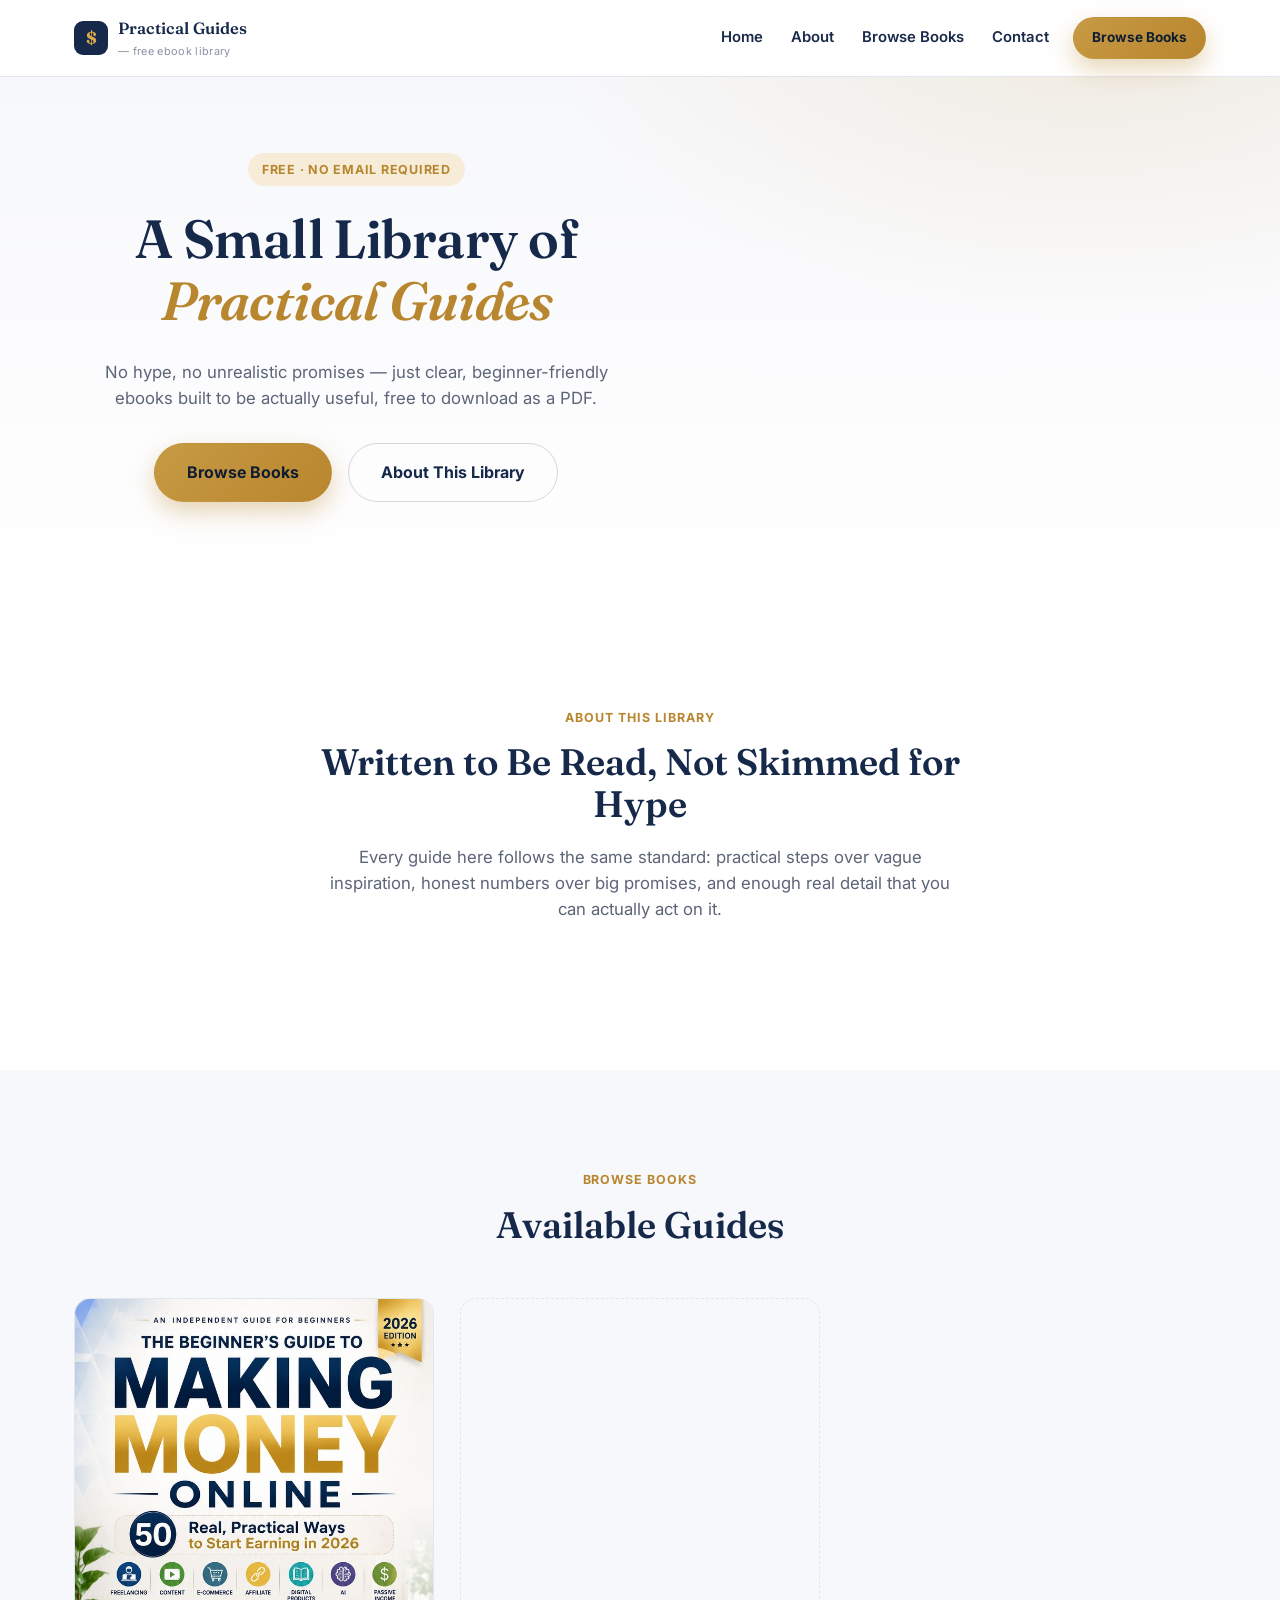
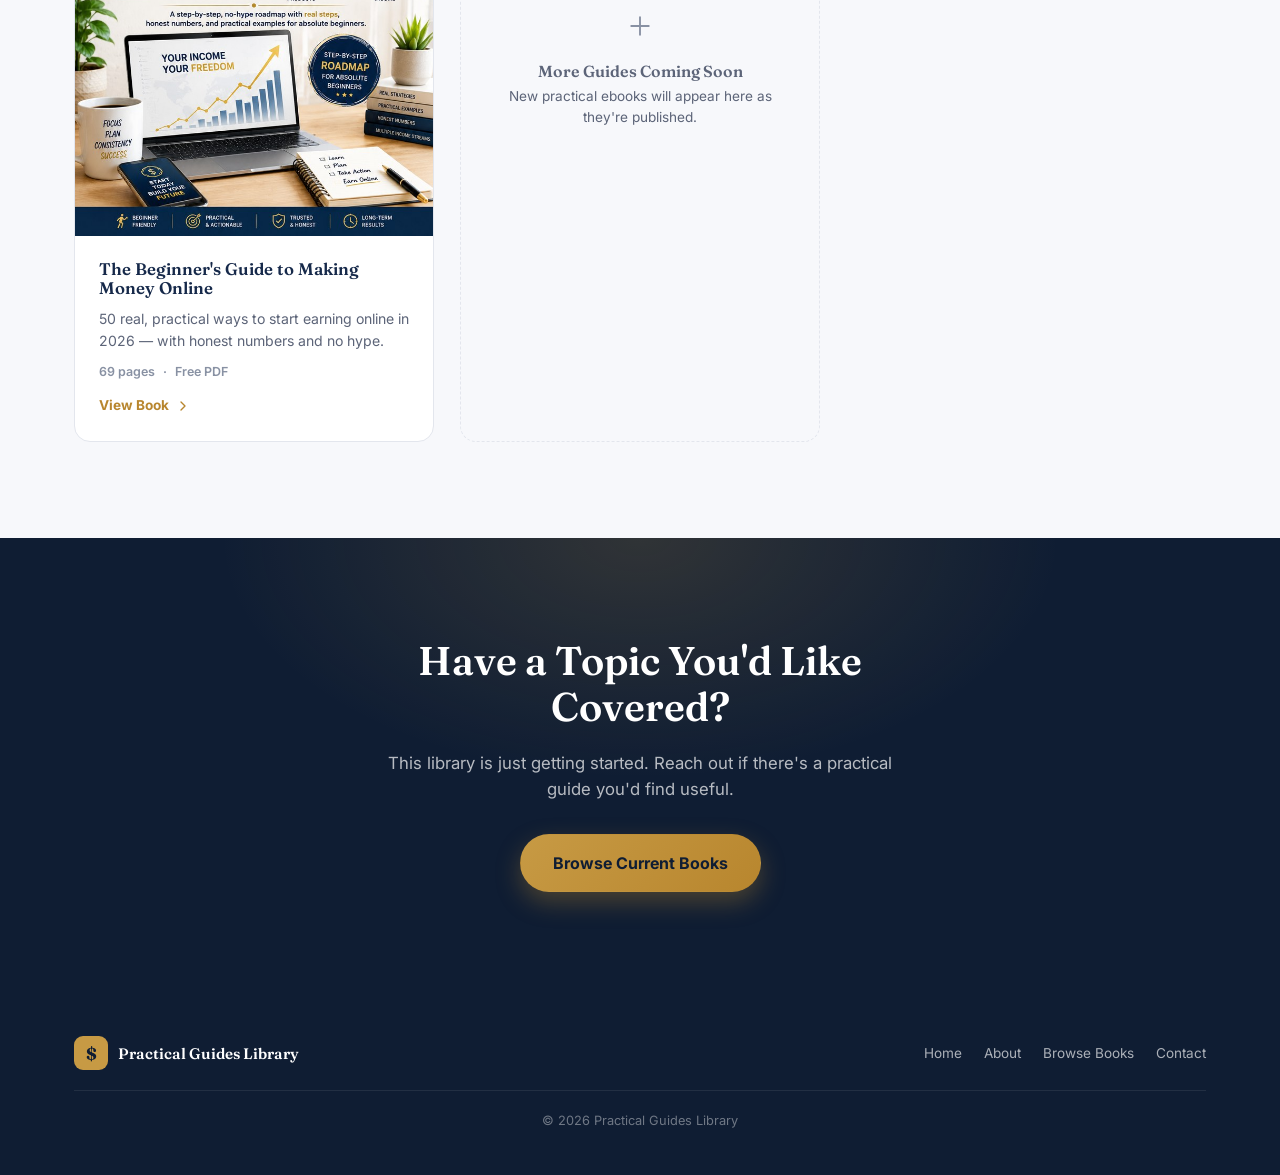
<file: index.html>
<!DOCTYPE html>
<html lang="en">
<head>
<meta charset="UTF-8">
<meta name="viewport" content="width=device-width, initial-scale=1.0">
  <!-- Google tag (gtag.js) -->
<script async src="https://www.googletagmanager.com/gtag/js?id=G-0YDCVF5PMB"></script>
<script>
  window.dataLayer = window.dataLayer || [];
  function gtag(){dataLayer.push(arguments);}
  gtag('js', new Date());

  gtag('config', 'G-0YDCVF5PMB');
</script>

<!-- ================= SEO ================= -->
<title>Practical Guides Library | Free, No-Hype Ebooks</title>
<meta name="description" content="A growing library of practical, beginner-friendly ebooks — starting with The Beginner's Guide to Making Money Online, 50 real ways to start earning in 2026.">
<link rel="canonical" href="https://example.com/">

<!-- Open Graph -->
<meta property="og:type" content="website">
<meta property="og:title" content="Practical Guides Library | Free, No-Hype Ebooks">
<meta property="og:description" content="A growing library of practical, beginner-friendly ebooks. Free PDF downloads, no email required.">
<meta property="og:url" content="https://example.com/">
<meta property="og:site_name" content="Practical Guides Library">

<!-- Twitter / X -->
<meta name="twitter:card" content="summary_large_image">
<meta name="twitter:title" content="Practical Guides Library | Free, No-Hype Ebooks">
<meta name="twitter:description" content="A growing library of practical, beginner-friendly ebooks — free PDF downloads.">

<link rel="icon" href="data:image/svg+xml,<svg xmlns=%22http://www.w3.org/2000/svg%22 viewBox=%220 0 100 100%22><rect width=%22100%22 height=%22100%22 rx=%2222%22 fill=%22%231B2A4A%22/><text x=%2250%22 y=%2266%22 font-size=%2258%22 fill=%22%23C79A44%22 text-anchor=%22middle%22 font-family=%22Georgia,serif%22>$</text></svg>">

<link rel="preconnect" href="https://fonts.googleapis.com">
<link rel="preconnect" href="https://fonts.gstatic.com" crossorigin>
<link href="https://fonts.googleapis.com/css2?family=Fraunces:opsz,wght@9..144,400;9..144,500;9..144,600;9..144,700&family=Inter:wght@400;500;600;700;800&display=swap" rel="stylesheet">

<link rel="stylesheet" href="css/styles.css">
</head>
<body>

<a class="skip-link" href="#main">Skip to content</a>

<!-- ================= HEADER ================= -->
<header class="site-header" id="top">
  <div class="wrap header-inner">
    <a href="index.html" class="brand">
      <span class="brand-mark" aria-hidden="true">$</span>
      <span class="brand-text">Practical Guides<em>— free ebook library</em></span>
    </a>

    <nav class="main-nav" id="main-nav" aria-label="Primary">
      <a href="#top">Home</a>
      <a href="#about">About</a>
      <a href="#library">Browse Books</a>
      <a href="#contact">Contact</a>
    </nav>

    <a class="btn btn-small btn-primary header-cta" href="#library">Browse Books</a>

    <button class="nav-toggle" id="navToggle" aria-expanded="false" aria-controls="main-nav" aria-label="Toggle navigation menu">
      <span></span><span></span><span></span>
    </button>
  </div>
</header>

<main id="main">

  <!-- ================= HERO ================= -->
  <section class="hero lib-hero">
    <div class="wrap hero-inner">
      <div class="hero-copy reveal" style="max-width:640px;">
        <span class="badge">Free · No Email Required</span>
        <h1 class="hero-title">A Small Library of <span>Practical Guides</span></h1>
        <p class="hero-desc" style="max-width:100%;">No hype, no unrealistic promises — just clear, beginner-friendly ebooks built to be actually useful, free to download as a PDF.</p>
        <div class="hero-actions">
          <a href="#library" class="btn btn-primary btn-large">Browse Books</a>
          <a href="#about" class="btn btn-ghost btn-large">About This Library</a>
        </div>
      </div>
    </div>
    <div class="hero-fade" aria-hidden="true"></div>
  </section>

  <!-- ================= ABOUT ================= -->
  <section class="section" id="about">
    <div class="wrap">
      <div class="section-head center reveal">
        <span class="eyebrow">About this library</span>
        <h2>Written to Be Read, Not Skimmed for Hype</h2>
        <p class="section-lede">Every guide here follows the same standard: practical steps over vague inspiration, honest numbers over big promises, and enough real detail that you can actually act on it.</p>
      </div>
    </div>
  </section>

  <!-- ================= BOOK LIBRARY ================= -->
  <section class="section section-tint" id="library">
    <div class="wrap">
      <div class="section-head center reveal">
        <span class="eyebrow">Browse books</span>
        <h2>Available Guides</h2>
      </div>

      <div class="book-grid">

        <a class="book-tile reveal" href="books/making-money-online/index.html">
          <div class="book-tile-cover book-tile-cover-img">
            <img src="books/making-money-online/assets/cover.jpg" alt="The Beginner's Guide to Making Money Online — book cover" width="680" height="1020">
          </div>
          <div class="book-tile-body">
            <h3>The Beginner's Guide to Making Money Online</h3>
            <p>50 real, practical ways to start earning online in 2026 — with honest numbers and no hype.</p>
            <div class="book-tile-meta">
              <span>69 pages</span><span>·</span><span>Free PDF</span>
            </div>
            <span class="book-tile-cta">View Book <svg width="16" height="16" viewBox="0 0 24 24" fill="none" stroke="currentColor" stroke-width="2" stroke-linecap="round" stroke-linejoin="round"><path d="m9 18 6-6-6-6"/></svg></span>
          </div>
        </a>

        <div class="book-tile book-tile-empty reveal">
          <div class="book-tile-empty-inner">
            <svg width="30" height="30" viewBox="0 0 24 24" fill="none" stroke="currentColor" stroke-width="1.5" stroke-linecap="round" stroke-linejoin="round"><path d="M12 5v14M5 12h14"/></svg>
            <h3>More Guides Coming Soon</h3>
            <p>New practical ebooks will appear here as they're published.</p>
          </div>
        </div>

      </div>
    </div>
  </section>

  <!-- ================= FINAL CTA ================= -->
  <section class="final-cta" id="contact">
    <div class="wrap final-cta-inner reveal">
      <h2>Have a Topic You'd Like Covered?</h2>
      <p>This library is just getting started. Reach out if there's a practical guide you'd find useful.</p>
      <a href="#library" class="btn btn-primary btn-large">Browse Current Books</a>
    </div>
  </section>

</main>

<!-- ================= FOOTER ================= -->
<footer class="site-footer">
  <div class="wrap footer-inner">
    <div class="footer-brand">
      <span class="brand-mark" aria-hidden="true">$</span>
      <span>Practical Guides Library</span>
    </div>

    <nav class="footer-nav" aria-label="Footer">
      <a href="#top">Home</a>
      <a href="#about">About</a>
      <a href="#library">Browse Books</a>
      <a href="#contact">Contact</a>
    </nav>

    <p class="footer-copy">© 2026 Practical Guides Library</p>
  </div>
</footer>

<script src="js/main.js"></script>
</body>
</html>
</file>
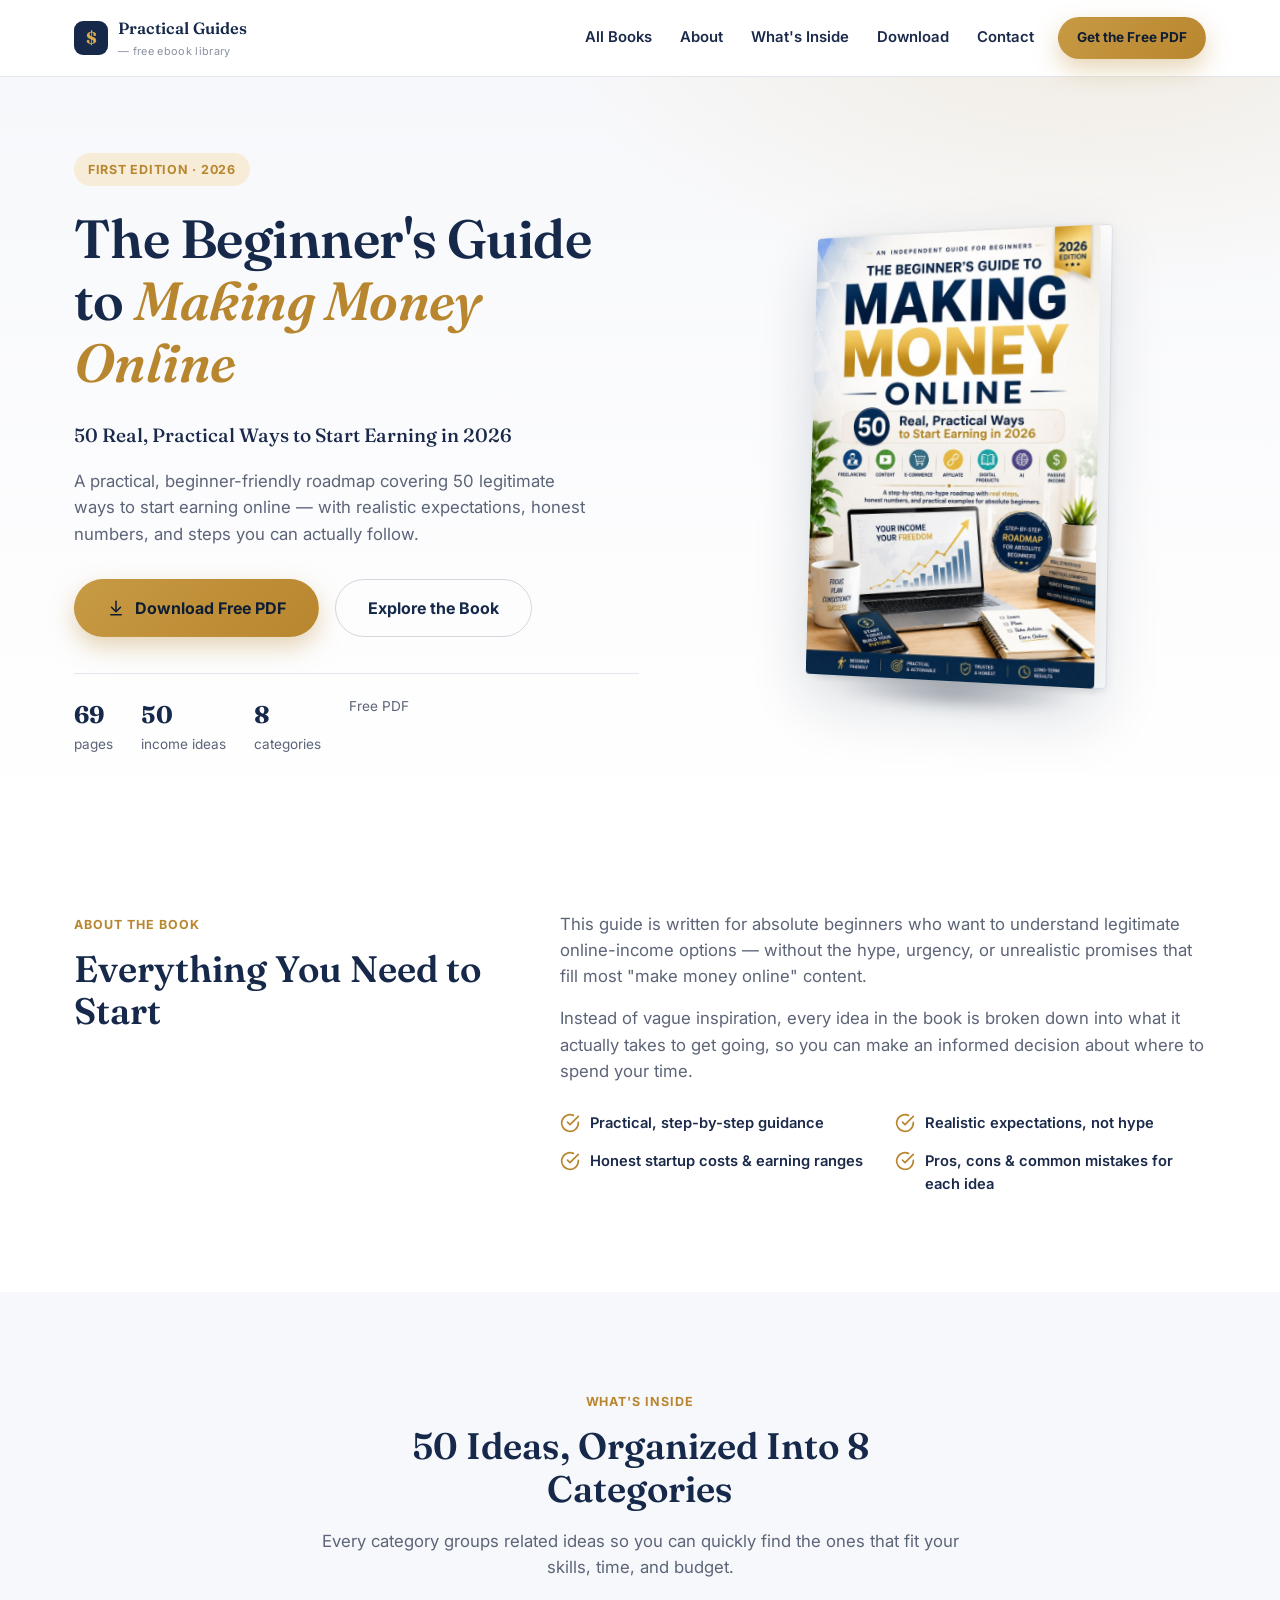
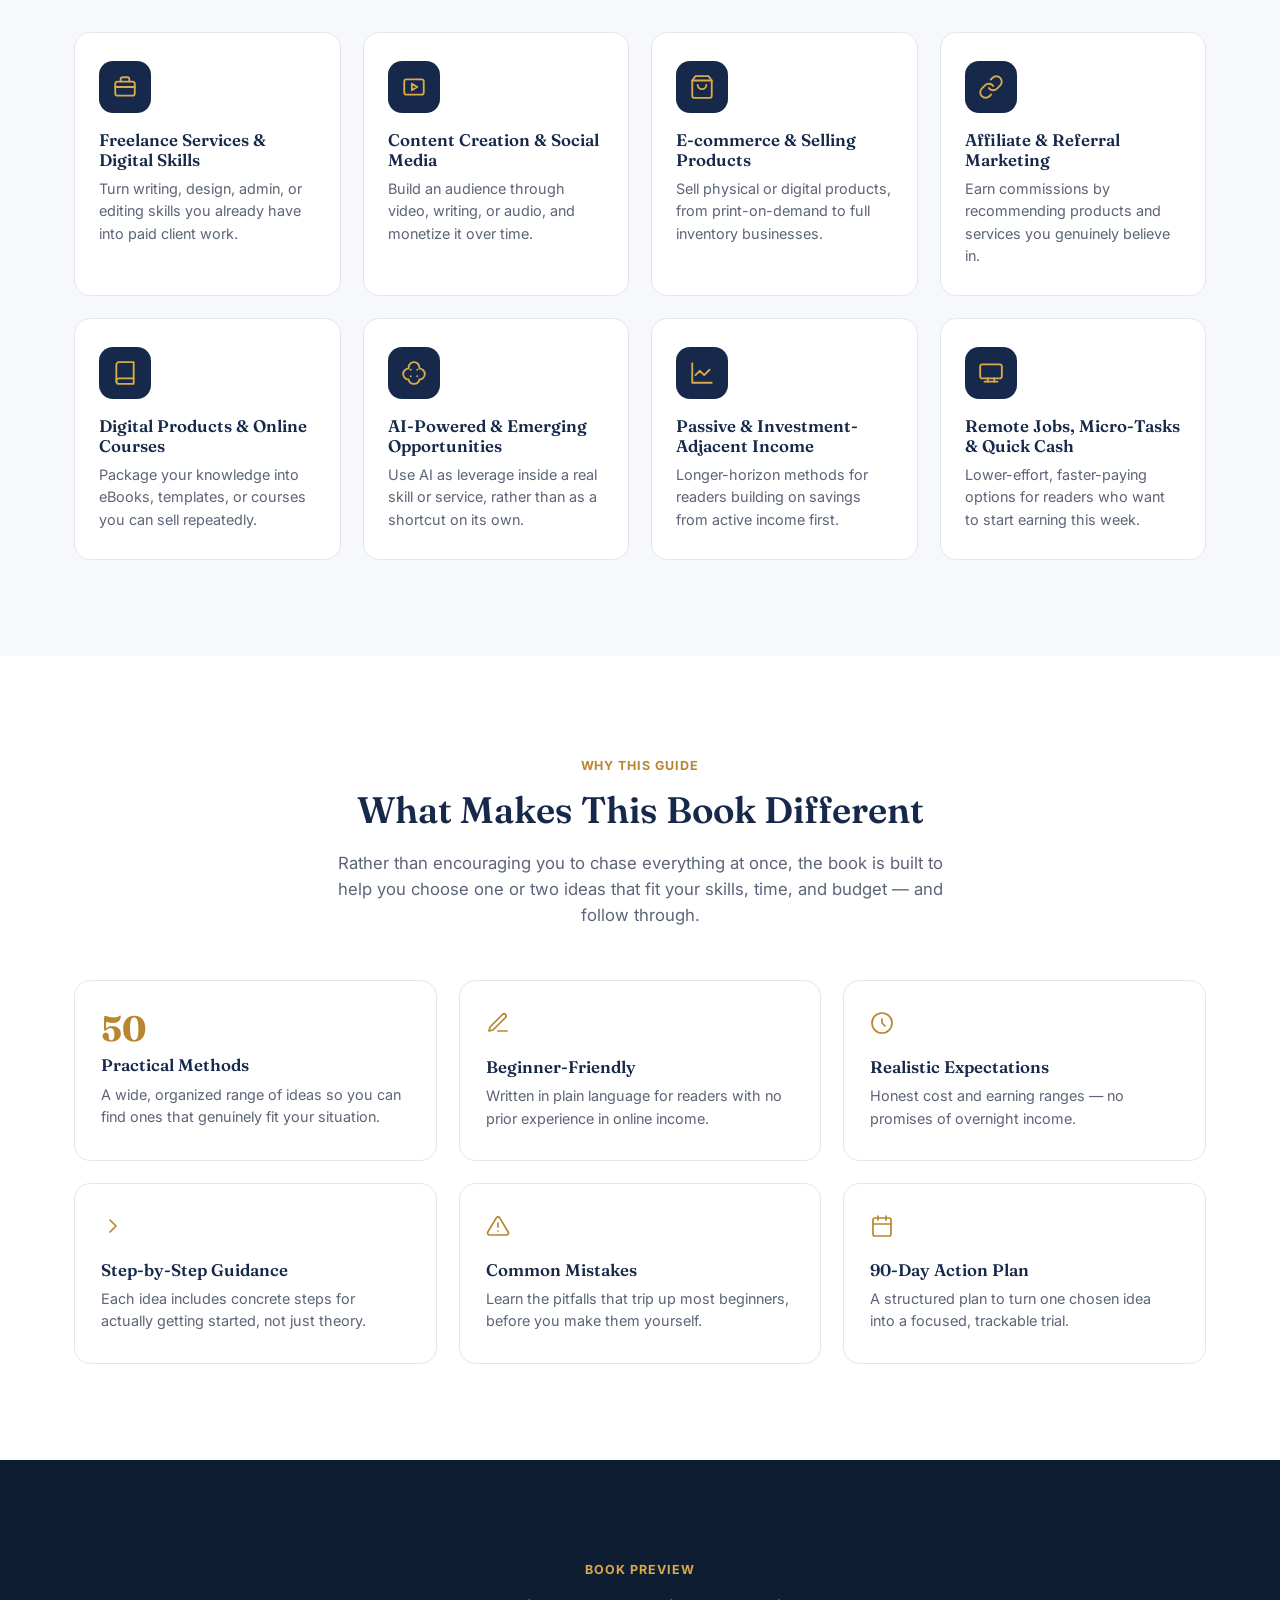
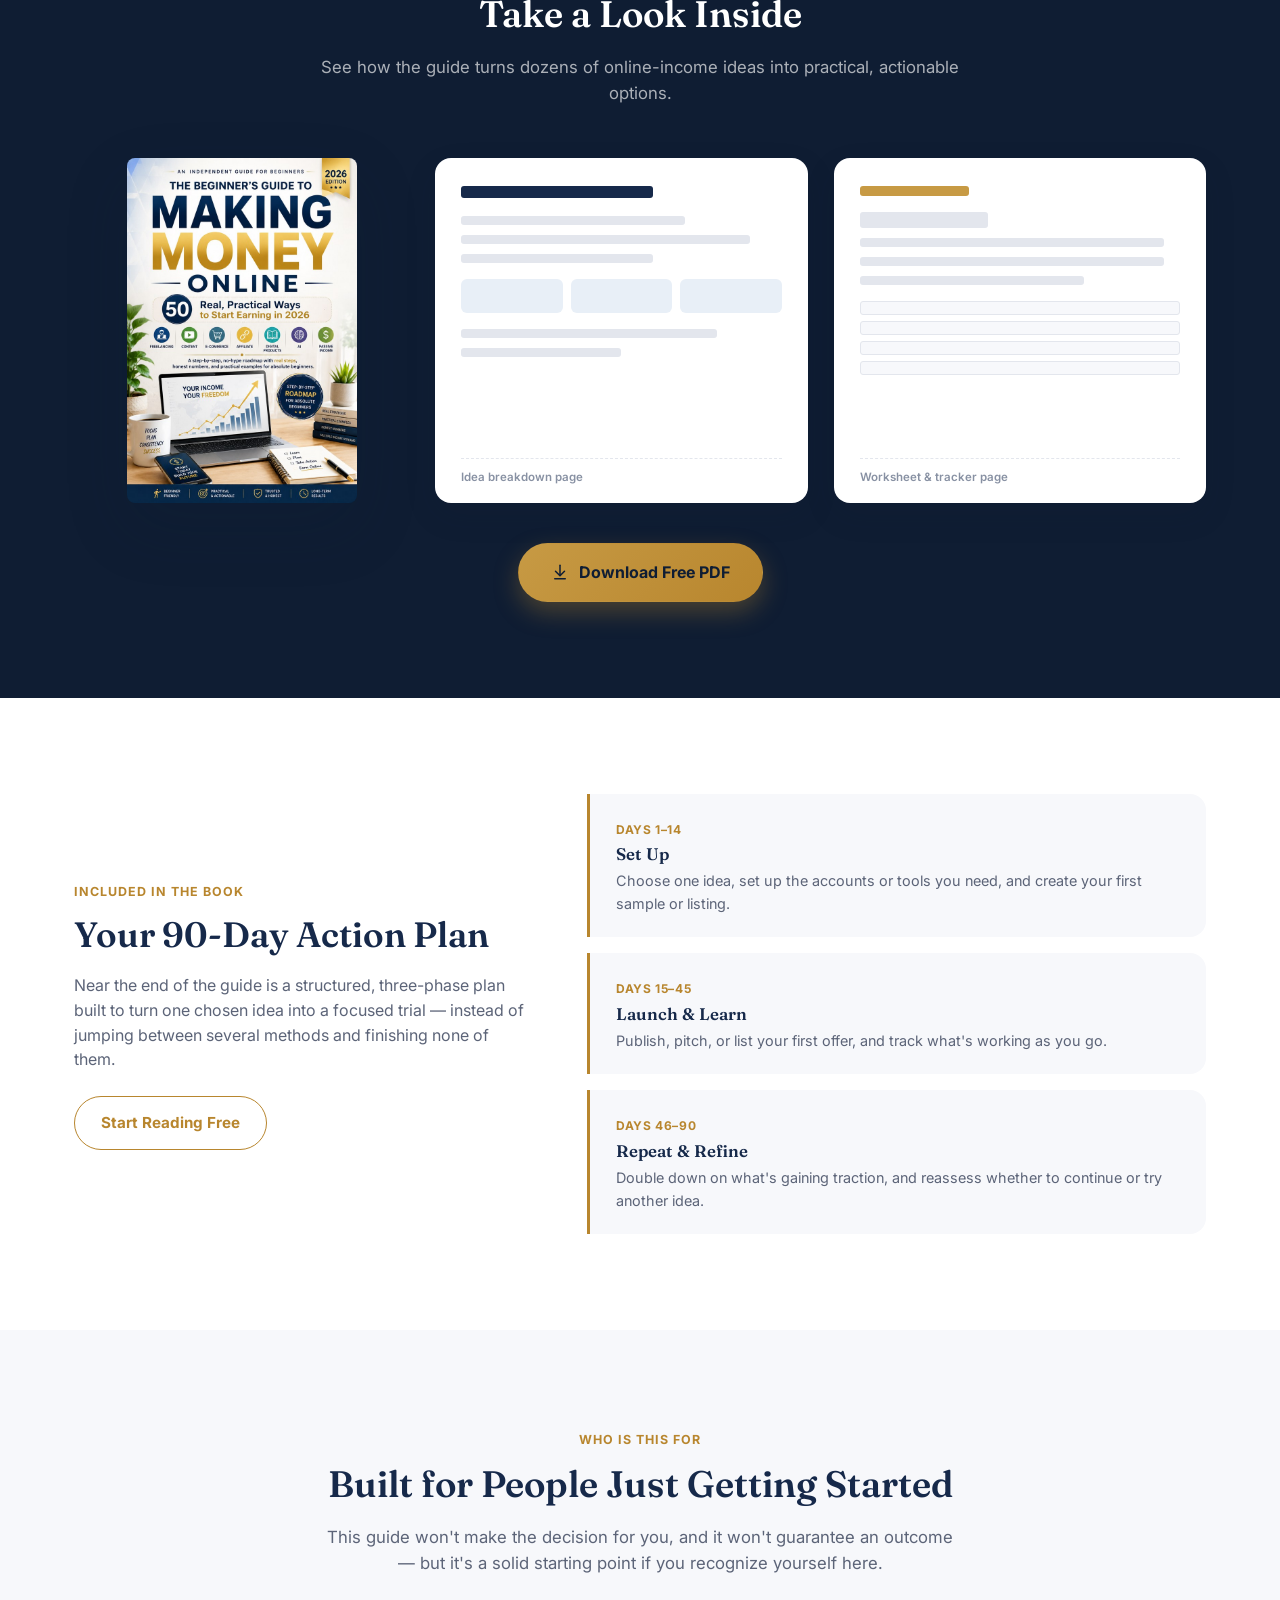
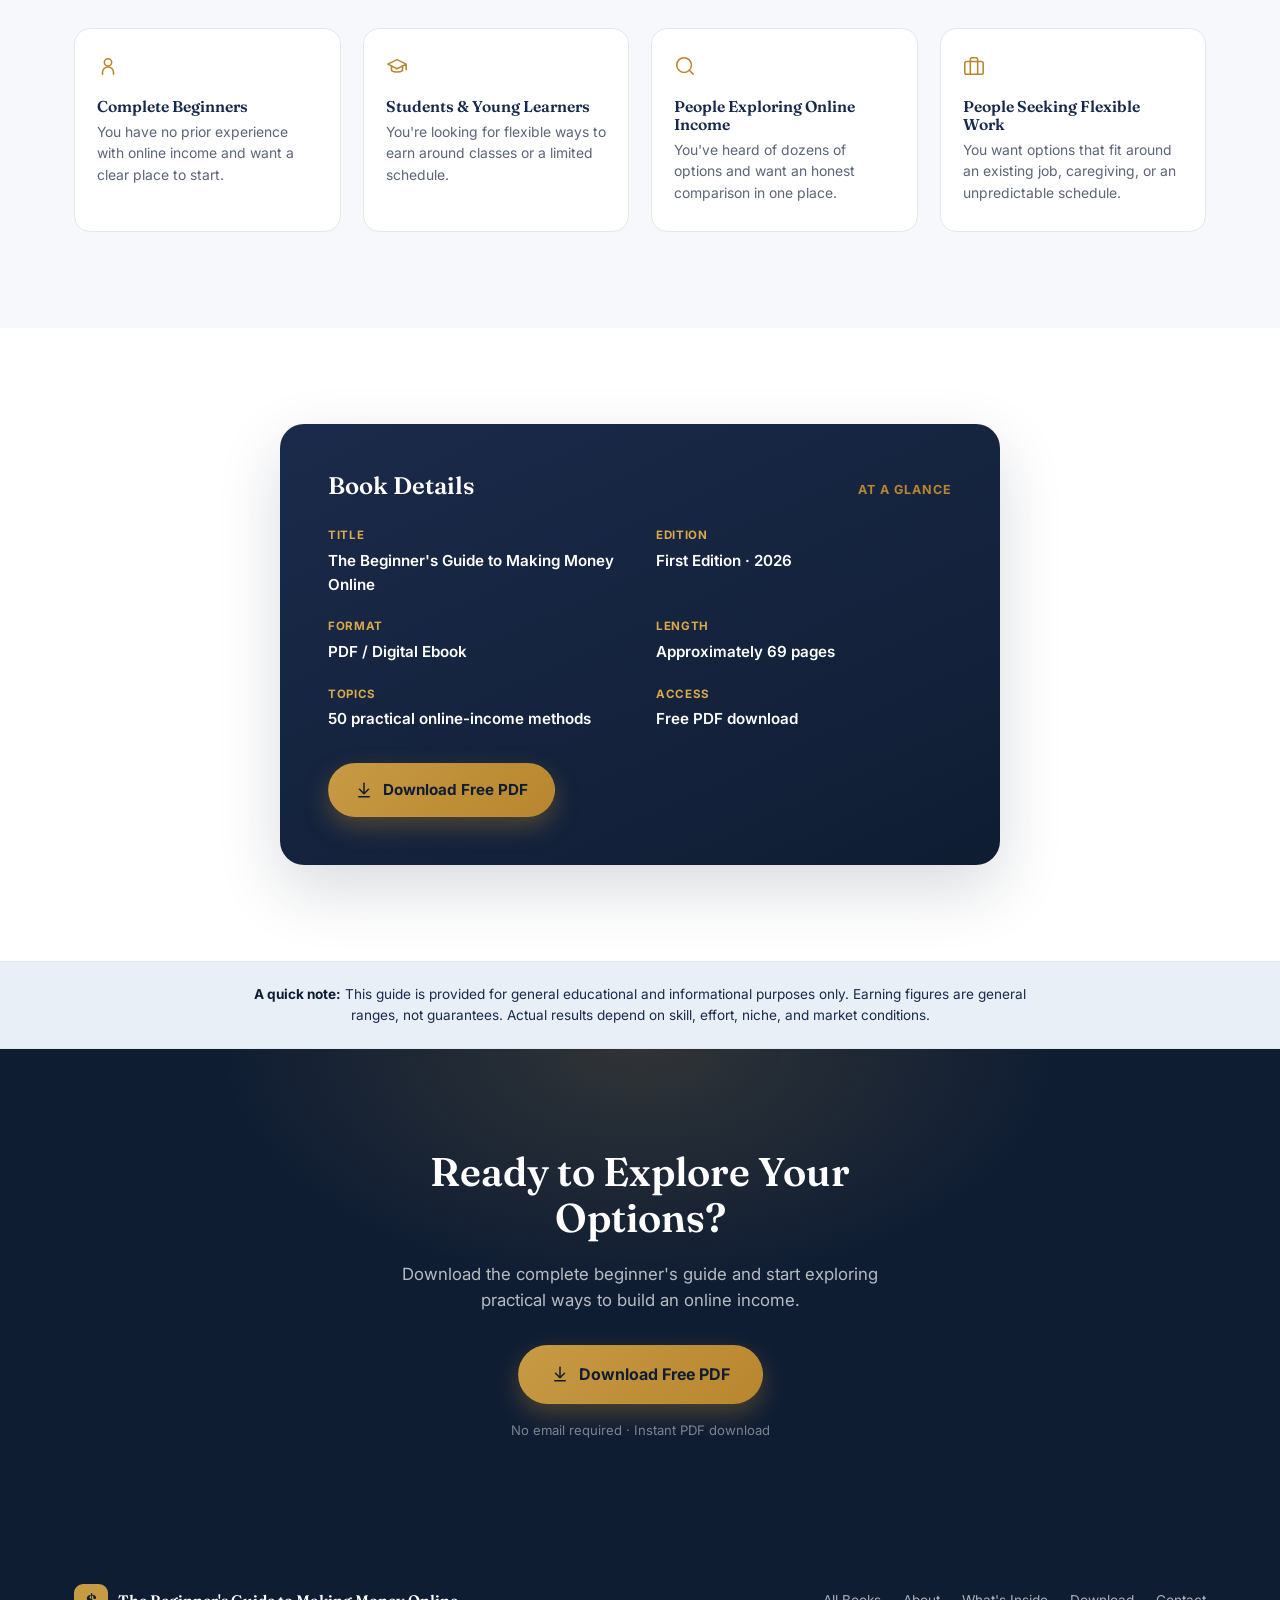
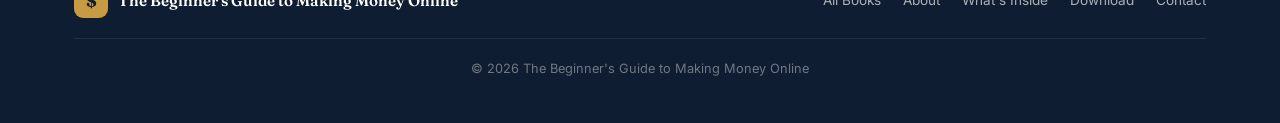
<file: books/making-money-online/index.html>
<!DOCTYPE html>
<html lang="en">
<head>
<meta charset="UTF-8">
<meta name="viewport" content="width=device-width, initial-scale=1.0">
<!-- Google tag (gtag.js) -->
<script async src="https://www.googletagmanager.com/gtag/js?id=G-0YDCVF5PMB"></script>
<script>
  window.dataLayer = window.dataLayer || [];
  function gtag(){dataLayer.push(arguments);}
  gtag('js', new Date());

  gtag('config', 'G-0YDCVF5PMB');
</script>
<!-- ================= SEO ================= -->
<title>The Beginner's Guide to Making Money Online | 50 Practical Ways</title>
<meta name="description" content="Discover 50 practical ways to start earning online in 2026. A beginner-friendly guide covering freelancing, content creation, e-commerce, digital products, AI opportunities and more.">
<link rel="canonical" href="https://example.com/books/making-money-online/">

<!-- Open Graph -->
<meta property="og:type" content="book">
<meta property="og:title" content="The Beginner's Guide to Making Money Online | 50 Practical Ways">
<meta property="og:description" content="A beginner-friendly, no-hype guide to 50 real ways to earn online in 2026 — free PDF download.">
<meta property="og:url" content="https://example.com/books/making-money-online/">
<meta property="og:image" content="https://example.com/books/making-money-online/assets/og-cover.jpg">
<meta property="og:site_name" content="Practical Guides Library">

<!-- Structured data: helps Google understand this page is a book -->
<script type="application/ld+json">
{
  "@context": "https://schema.org",
  "@type": "Book",
  "name": "The Beginner's Guide to Making Money Online",
  "alternateName": "50 Real, Practical Ways to Start Earning in 2026",
  "bookFormat": "https://schema.org/EBook",
  "inLanguage": "en",
  "numberOfPages": "69",
  "url": "https://example.com/books/making-money-online/",
  "workExample": {
    "@type": "Book",
    "bookEdition": "First Edition · 2026",
    "bookFormat": "https://schema.org/EBook"
  },
  "offers": {
    "@type": "Offer",
    "price": "0",
    "priceCurrency": "USD",
    "availability": "https://schema.org/InStock"
  }
}
</script>

<!-- Twitter / X -->
<meta name="twitter:card" content="summary_large_image">
<meta name="twitter:title" content="The Beginner's Guide to Making Money Online | 50 Practical Ways">
<meta name="twitter:description" content="50 real, practical ways to start earning online in 2026. Free PDF download — no hype, no guesswork.">
<meta name="twitter:image" content="https://example.com/assets/og-cover.jpg">

<link rel="icon" href="data:image/svg+xml,<svg xmlns=%22http://www.w3.org/2000/svg%22 viewBox=%220 0 100 100%22><rect width=%22100%22 height=%22100%22 rx=%2222%22 fill=%22%231B2A4A%22/><text x=%2250%22 y=%2266%22 font-size=%2258%22 fill=%22%23C79A44%22 text-anchor=%22middle%22 font-family=%22Georgia,serif%22>$</text></svg>">

<link rel="preconnect" href="https://fonts.googleapis.com">
<link rel="preconnect" href="https://fonts.gstatic.com" crossorigin>
<link href="https://fonts.googleapis.com/css2?family=Fraunces:opsz,wght@9..144,400;9..144,500;9..144,600;9..144,700&family=Inter:wght@400;500;600;700;800&display=swap" rel="stylesheet">

<link rel="stylesheet" href="../../css/styles.css">
</head>
<body>

<a class="skip-link" href="#main">Skip to content</a>

<!-- ================= HEADER ================= -->
<header class="site-header" id="top">
  <div class="wrap header-inner">
    <a href="../../index.html" class="brand">
      <span class="brand-mark" aria-hidden="true">$</span>
      <span class="brand-text">Practical Guides<em>— free ebook library</em></span>
    </a>

    <nav class="main-nav" id="main-nav" aria-label="Primary">
      <a href="../../index.html">All Books</a>
      <a href="#about">About</a>
      <a href="#inside">What's Inside</a>
      <a href="#download">Download</a>
      <a href="#contact">Contact</a>
    </nav>

    <a class="btn btn-small btn-primary header-cta" href="assets/ebook.pdf" download>Get the Free PDF</a>

    <button class="nav-toggle" id="navToggle" aria-expanded="false" aria-controls="main-nav" aria-label="Toggle navigation menu">
      <span></span><span></span><span></span>
    </button>
  </div>
</header>

<main id="main">

  <!-- ================= HERO ================= -->
  <section class="hero">
    <div class="wrap hero-inner">
      <div class="hero-copy reveal">
        <span class="badge">First Edition · 2026</span>
        <h1 class="hero-title">The Beginner's Guide to <span>Making Money Online</span></h1>
        <p class="hero-subtitle">50 Real, Practical Ways to Start Earning in 2026</p>
        <p class="hero-desc">A practical, beginner-friendly roadmap covering 50 legitimate ways to start earning online — with realistic expectations, honest numbers, and steps you can actually follow.</p>

        <div class="hero-actions">
          <a href="assets/ebook.pdf" download class="btn btn-primary btn-large" id="heroDownload">
            <svg class="icon-download" width="18" height="18" viewBox="0 0 24 24" fill="none" stroke="currentColor" stroke-width="2" stroke-linecap="round" stroke-linejoin="round"><path d="M12 3v13"/><path d="m6 11 6 6 6-6"/><path d="M5 21h14"/></svg>
            Download Free PDF
          </a>
          <a href="#inside" class="btn btn-ghost btn-large">Explore the Book</a>
        </div>

        <ul class="hero-meta" aria-label="Book facts">
          <li><strong>69</strong> pages</li>
          <li><strong>50</strong> income ideas</li>
          <li><strong>8</strong> categories</li>
          <li>Free PDF</li>
        </ul>
      </div>

      <div class="hero-visual reveal" aria-hidden="true">
        <div class="book-stage">
          <div class="book-shadow"></div>
          <div class="page-stack">
            <span></span><span></span><span></span>
          </div>
          <img class="book-cover-img" src="assets/cover.jpg" alt="The Beginner's Guide to Making Money Online — book cover" width="680" height="1020">
        </div>
      </div>
    </div>
    <div class="hero-fade" aria-hidden="true"></div>
  </section>

  <!-- ================= ABOUT ================= -->
  <section class="section" id="about">
    <div class="wrap about-grid">
      <div class="section-head reveal">
        <span class="eyebrow">About the book</span>
        <h2>Everything You Need to Start</h2>
      </div>
      <div class="about-body reveal">
        <p>This guide is written for absolute beginners who want to understand legitimate online-income options — without the hype, urgency, or unrealistic promises that fill most "make money online" content.</p>
        <p>Instead of vague inspiration, every idea in the book is broken down into what it actually takes to get going, so you can make an informed decision about where to spend your time.</p>
        <div class="about-points">
          <div class="about-point">
            <svg width="20" height="20" viewBox="0 0 24 24" fill="none" stroke="currentColor" stroke-width="2" stroke-linecap="round" stroke-linejoin="round"><path d="M22 11.08V12a10 10 0 1 1-5.93-9.14"/><path d="m9 11 3 3L22 4"/></svg>
            <span>Practical, step-by-step guidance</span>
          </div>
          <div class="about-point">
            <svg width="20" height="20" viewBox="0 0 24 24" fill="none" stroke="currentColor" stroke-width="2" stroke-linecap="round" stroke-linejoin="round"><path d="M22 11.08V12a10 10 0 1 1-5.93-9.14"/><path d="m9 11 3 3L22 4"/></svg>
            <span>Realistic expectations, not hype</span>
          </div>
          <div class="about-point">
            <svg width="20" height="20" viewBox="0 0 24 24" fill="none" stroke="currentColor" stroke-width="2" stroke-linecap="round" stroke-linejoin="round"><path d="M22 11.08V12a10 10 0 1 1-5.93-9.14"/><path d="m9 11 3 3L22 4"/></svg>
            <span>Honest startup costs &amp; earning ranges</span>
          </div>
          <div class="about-point">
            <svg width="20" height="20" viewBox="0 0 24 24" fill="none" stroke="currentColor" stroke-width="2" stroke-linecap="round" stroke-linejoin="round"><path d="M22 11.08V12a10 10 0 1 1-5.93-9.14"/><path d="m9 11 3 3L22 4"/></svg>
            <span>Pros, cons &amp; common mistakes for each idea</span>
          </div>
        </div>
      </div>
    </div>
  </section>

  <!-- ================= WHAT'S INSIDE ================= -->
  <section class="section section-tint" id="inside">
    <div class="wrap">
      <div class="section-head center reveal">
        <span class="eyebrow">What's inside</span>
        <h2>50 Ideas, Organized Into 8 Categories</h2>
        <p class="section-lede">Every category groups related ideas so you can quickly find the ones that fit your skills, time, and budget.</p>
      </div>

      <div class="category-grid">
        <article class="cat-card reveal">
          <div class="cat-icon"><svg width="26" height="26" viewBox="0 0 24 24" fill="none" stroke="currentColor" stroke-width="1.7" stroke-linecap="round" stroke-linejoin="round"><rect x="3" y="7" width="18" height="13" rx="2"/><path d="M8 7V5a2 2 0 0 1 2-2h4a2 2 0 0 1 2 2v2"/><path d="M3 12h18"/></svg></div>
          <h3>Freelance Services &amp; Digital Skills</h3>
          <p>Turn writing, design, admin, or editing skills you already have into paid client work.</p>
        </article>

        <article class="cat-card reveal">
          <div class="cat-icon"><svg width="26" height="26" viewBox="0 0 24 24" fill="none" stroke="currentColor" stroke-width="1.7" stroke-linecap="round" stroke-linejoin="round"><rect x="3" y="5" width="18" height="14" rx="2"/><path d="m10 9 5 3-5 3z"/></svg></div>
          <h3>Content Creation &amp; Social Media</h3>
          <p>Build an audience through video, writing, or audio, and monetize it over time.</p>
        </article>

        <article class="cat-card reveal">
          <div class="cat-icon"><svg width="26" height="26" viewBox="0 0 24 24" fill="none" stroke="currentColor" stroke-width="1.7" stroke-linecap="round" stroke-linejoin="round"><path d="M6 2 3 6v14a2 2 0 0 0 2 2h14a2 2 0 0 0 2-2V6l-3-4Z"/><path d="M3 6h18"/><path d="M16 10a4 4 0 0 1-8 0"/></svg></div>
          <h3>E-commerce &amp; Selling Products</h3>
          <p>Sell physical or digital products, from print-on-demand to full inventory businesses.</p>
        </article>

        <article class="cat-card reveal">
          <div class="cat-icon"><svg width="26" height="26" viewBox="0 0 24 24" fill="none" stroke="currentColor" stroke-width="1.7" stroke-linecap="round" stroke-linejoin="round"><path d="M10 13a5 5 0 0 0 7.54.54l3-3a5 5 0 0 0-7.07-7.07l-1.72 1.71"/><path d="M14 11a5 5 0 0 0-7.54-.54l-3 3a5 5 0 0 0 7.07 7.07l1.71-1.71"/></svg></div>
          <h3>Affiliate &amp; Referral Marketing</h3>
          <p>Earn commissions by recommending products and services you genuinely believe in.</p>
        </article>

        <article class="cat-card reveal">
          <div class="cat-icon"><svg width="26" height="26" viewBox="0 0 24 24" fill="none" stroke="currentColor" stroke-width="1.7" stroke-linecap="round" stroke-linejoin="round"><path d="M4 19.5A2.5 2.5 0 0 1 6.5 17H20"/><path d="M6.5 2H20v20H6.5A2.5 2.5 0 0 1 4 19.5v-15A2.5 2.5 0 0 1 6.5 2Z"/></svg></div>
          <h3>Digital Products &amp; Online Courses</h3>
          <p>Package your knowledge into eBooks, templates, or courses you can sell repeatedly.</p>
        </article>

        <article class="cat-card reveal">
          <div class="cat-icon"><svg width="26" height="26" viewBox="0 0 24 24" fill="none" stroke="currentColor" stroke-width="1.7" stroke-linecap="round" stroke-linejoin="round"><path d="M12 2a5 5 0 0 0-5 5v1a5 5 0 0 0 0 10 5 5 0 0 0 5 4 5 5 0 0 0 5-4 5 5 0 0 0 0-10V7a5 5 0 0 0-5-5Z"/><path d="M9 9h.01M15 9h.01M9 15h.01M15 15h.01"/></svg></div>
          <h3>AI-Powered &amp; Emerging Opportunities</h3>
          <p>Use AI as leverage inside a real skill or service, rather than as a shortcut on its own.</p>
        </article>

        <article class="cat-card reveal">
          <div class="cat-icon"><svg width="26" height="26" viewBox="0 0 24 24" fill="none" stroke="currentColor" stroke-width="1.7" stroke-linecap="round" stroke-linejoin="round"><path d="M3 3v18h18"/><path d="m19 9-5 5-4-4-4 4"/></svg></div>
          <h3>Passive &amp; Investment-Adjacent Income</h3>
          <p>Longer-horizon methods for readers building on savings from active income first.</p>
        </article>

        <article class="cat-card reveal">
          <div class="cat-icon"><svg width="26" height="26" viewBox="0 0 24 24" fill="none" stroke="currentColor" stroke-width="1.7" stroke-linecap="round" stroke-linejoin="round"><rect x="2" y="4" width="20" height="13" rx="2"/><path d="M6 20h12"/><path d="M9 20v-3M15 20v-3"/></svg></div>
          <h3>Remote Jobs, Micro-Tasks &amp; Quick Cash</h3>
          <p>Lower-effort, faster-paying options for readers who want to start earning this week.</p>
        </article>
      </div>
    </div>
  </section>

  <!-- ================= DIFFERENT ================= -->
  <section class="section" id="different">
    <div class="wrap">
      <div class="section-head center reveal">
        <span class="eyebrow">Why this guide</span>
        <h2>What Makes This Book Different</h2>
        <p class="section-lede">Rather than encouraging you to chase everything at once, the book is built to help you choose one or two ideas that fit your skills, time, and budget — and follow through.</p>
      </div>

      <div class="feature-grid">
        <div class="feature-card reveal">
          <span class="feature-num">50</span>
          <h3>Practical Methods</h3>
          <p>A wide, organized range of ideas so you can find ones that genuinely fit your situation.</p>
        </div>
        <div class="feature-card reveal">
          <svg width="24" height="24" viewBox="0 0 24 24" fill="none" stroke="currentColor" stroke-width="1.7" stroke-linecap="round" stroke-linejoin="round"><path d="M12 20h9"/><path d="M16.5 3.5a2.1 2.1 0 0 1 3 3L7 19l-4 1 1-4Z"/></svg>
          <h3>Beginner-Friendly</h3>
          <p>Written in plain language for readers with no prior experience in online income.</p>
        </div>
        <div class="feature-card reveal">
          <svg width="24" height="24" viewBox="0 0 24 24" fill="none" stroke="currentColor" stroke-width="1.7" stroke-linecap="round" stroke-linejoin="round"><circle cx="12" cy="12" r="10"/><path d="M12 8v4l3 3"/></svg>
          <h3>Realistic Expectations</h3>
          <p>Honest cost and earning ranges — no promises of overnight income.</p>
        </div>
        <div class="feature-card reveal">
          <svg width="24" height="24" viewBox="0 0 24 24" fill="none" stroke="currentColor" stroke-width="1.7" stroke-linecap="round" stroke-linejoin="round"><path d="m9 18 6-6-6-6"/></svg>
          <h3>Step-by-Step Guidance</h3>
          <p>Each idea includes concrete steps for actually getting started, not just theory.</p>
        </div>
        <div class="feature-card reveal">
          <svg width="24" height="24" viewBox="0 0 24 24" fill="none" stroke="currentColor" stroke-width="1.7" stroke-linecap="round" stroke-linejoin="round"><path d="M10.29 3.86 1.82 18a2 2 0 0 0 1.71 3h16.94a2 2 0 0 0 1.71-3L13.71 3.86a2 2 0 0 0-3.42 0Z"/><path d="M12 9v4"/><path d="M12 17h.01"/></svg>
          <h3>Common Mistakes</h3>
          <p>Learn the pitfalls that trip up most beginners, before you make them yourself.</p>
        </div>
        <div class="feature-card reveal">
          <svg width="24" height="24" viewBox="0 0 24 24" fill="none" stroke="currentColor" stroke-width="1.7" stroke-linecap="round" stroke-linejoin="round"><rect x="3" y="4" width="18" height="18" rx="2"/><path d="M16 2v4M8 2v4M3 10h18"/></svg>
          <h3>90-Day Action Plan</h3>
          <p>A structured plan to turn one chosen idea into a focused, trackable trial.</p>
        </div>
      </div>
    </div>
  </section>

  <!-- ================= PREVIEW ================= -->
  <section class="section section-dark" id="preview">
    <div class="wrap">
      <div class="section-head center reveal">
        <span class="eyebrow eyebrow-light">Book preview</span>
        <h2 class="light">Take a Look Inside</h2>
        <p class="section-lede light-muted">See how the guide turns dozens of online-income ideas into practical, actionable options.</p>
      </div>

      <div class="preview-strip reveal">
        <div class="preview-cover">
          <img class="mini-book-img" src="assets/cover.jpg" alt="Book cover — The Beginner's Guide to Making Money Online" width="680" height="1020">
        </div>

        <div class="preview-page">
          <div class="mock-page-head"></div>
          <div class="mock-line w70"></div>
          <div class="mock-line w90"></div>
          <div class="mock-line w60"></div>
          <div class="mock-badges">
            <span></span><span></span><span></span>
          </div>
          <div class="mock-line w80"></div>
          <div class="mock-line w50"></div>
          <span class="preview-label">Idea breakdown page</span>
        </div>

        <div class="preview-page">
          <div class="mock-chip"></div>
          <div class="mock-line w40 tall"></div>
          <div class="mock-line w95"></div>
          <div class="mock-line w95"></div>
          <div class="mock-line w70"></div>
          <div class="mock-table">
            <span></span><span></span><span></span><span></span>
          </div>
          <span class="preview-label">Worksheet &amp; tracker page</span>
        </div>
      </div>

      <div class="center reveal" style="margin-top:2.5rem;">
        <a href="assets/ebook.pdf" download class="btn btn-primary btn-large">
          <svg class="icon-download" width="18" height="18" viewBox="0 0 24 24" fill="none" stroke="currentColor" stroke-width="2" stroke-linecap="round" stroke-linejoin="round"><path d="M12 3v13"/><path d="m6 11 6 6 6-6"/><path d="M5 21h14"/></svg>
          Download Free PDF
        </a>
      </div>
    </div>
  </section>

  <!-- ================= 90-DAY PLAN ================= -->
  <section class="section" id="plan">
    <div class="wrap plan-grid">
      <div class="reveal">
        <span class="eyebrow">Included in the book</span>
        <h2>Your 90-Day Action Plan</h2>
        <p>Near the end of the guide is a structured, three-phase plan built to turn one chosen idea into a focused trial — instead of jumping between several methods and finishing none of them.</p>
        <a href="#download" class="btn btn-outline">Start Reading Free</a>
      </div>

      <div class="plan-steps reveal">
        <div class="plan-step">
          <span class="plan-days">Days 1–14</span>
          <h3>Set Up</h3>
          <p>Choose one idea, set up the accounts or tools you need, and create your first sample or listing.</p>
        </div>
        <div class="plan-step">
          <span class="plan-days">Days 15–45</span>
          <h3>Launch &amp; Learn</h3>
          <p>Publish, pitch, or list your first offer, and track what's working as you go.</p>
        </div>
        <div class="plan-step">
          <span class="plan-days">Days 46–90</span>
          <h3>Repeat &amp; Refine</h3>
          <p>Double down on what's gaining traction, and reassess whether to continue or try another idea.</p>
        </div>
      </div>
    </div>
  </section>

  <!-- ================= WHO IS THIS FOR ================= -->
  <section class="section section-tint" id="who">
    <div class="wrap">
      <div class="section-head center reveal">
        <span class="eyebrow">Who is this for</span>
        <h2>Built for People Just Getting Started</h2>
        <p class="section-lede">This guide won't make the decision for you, and it won't guarantee an outcome — but it's a solid starting point if you recognize yourself here.</p>
      </div>

      <div class="audience-grid">
        <div class="audience-card reveal">
          <svg width="22" height="22" viewBox="0 0 24 24" fill="none" stroke="currentColor" stroke-width="1.7" stroke-linecap="round" stroke-linejoin="round"><circle cx="12" cy="8" r="4"/><path d="M6 21v-2a6 6 0 0 1 12 0v2"/></svg>
          <h3>Complete Beginners</h3>
          <p>You have no prior experience with online income and want a clear place to start.</p>
        </div>
        <div class="audience-card reveal">
          <svg width="22" height="22" viewBox="0 0 24 24" fill="none" stroke="currentColor" stroke-width="1.7" stroke-linecap="round" stroke-linejoin="round"><path d="M22 10v6M2 10l10-5 10 5-10 5z"/><path d="M6 12v5c3 2 9 2 12 0v-5"/></svg>
          <h3>Students &amp; Young Learners</h3>
          <p>You're looking for flexible ways to earn around classes or a limited schedule.</p>
        </div>
        <div class="audience-card reveal">
          <svg width="22" height="22" viewBox="0 0 24 24" fill="none" stroke="currentColor" stroke-width="1.7" stroke-linecap="round" stroke-linejoin="round"><circle cx="11" cy="11" r="8"/><path d="m21 21-4.3-4.3"/></svg>
          <h3>People Exploring Online Income</h3>
          <p>You've heard of dozens of options and want an honest comparison in one place.</p>
        </div>
        <div class="audience-card reveal">
          <svg width="22" height="22" viewBox="0 0 24 24" fill="none" stroke="currentColor" stroke-width="1.7" stroke-linecap="round" stroke-linejoin="round"><rect x="2" y="7" width="20" height="14" rx="2"/><path d="M16 21V5a2 2 0 0 0-2-2h-4a2 2 0 0 0-2 2v16"/></svg>
          <h3>People Seeking Flexible Work</h3>
          <p>You want options that fit around an existing job, caregiving, or an unpredictable schedule.</p>
        </div>
      </div>
    </div>
  </section>

  <!-- ================= BOOK DETAILS ================= -->
  <section class="section" id="details">
    <div class="wrap details-wrap reveal">
      <div class="details-card">
        <div class="details-head">
          <h2>Book Details</h2>
          <span class="eyebrow">At a glance</span>
        </div>
        <dl class="details-list">
          <div><dt>Title</dt><dd>The Beginner's Guide to Making Money Online</dd></div>
          <div><dt>Edition</dt><dd>First Edition · 2026</dd></div>
          <div><dt>Format</dt><dd>PDF / Digital Ebook</dd></div>
          <div><dt>Length</dt><dd>Approximately 69 pages</dd></div>
          <div><dt>Topics</dt><dd>50 practical online-income methods</dd></div>
          <div><dt>Access</dt><dd>Free PDF download</dd></div>
        </dl>
        <a href="assets/ebook.pdf" download class="btn btn-primary">
          <svg class="icon-download" width="18" height="18" viewBox="0 0 24 24" fill="none" stroke="currentColor" stroke-width="2" stroke-linecap="round" stroke-linejoin="round"><path d="M12 3v13"/><path d="m6 11 6 6 6-6"/><path d="M5 21h14"/></svg>
          Download Free PDF
        </a>
      </div>
    </div>
  </section>

  <!-- ================= DISCLAIMER ================= -->
  <section class="disclaimer">
    <div class="wrap">
      <p><strong>A quick note:</strong> This guide is provided for general educational and informational purposes only. Earning figures are general ranges, not guarantees. Actual results depend on skill, effort, niche, and market conditions.</p>
    </div>
  </section>

  <!-- ================= FINAL CTA ================= -->
  <section class="final-cta" id="download">
    <div class="wrap final-cta-inner reveal">
      <h2>Ready to Explore Your Options?</h2>
      <p>Download the complete beginner's guide and start exploring practical ways to build an online income.</p>
      <a href="assets/ebook.pdf" download class="btn btn-primary btn-large">
        <svg class="icon-download" width="18" height="18" viewBox="0 0 24 24" fill="none" stroke="currentColor" stroke-width="2" stroke-linecap="round" stroke-linejoin="round"><path d="M12 3v13"/><path d="m6 11 6 6 6-6"/><path d="M5 21h14"/></svg>
        Download Free PDF
      </a>
      <span class="final-cta-note">No email required · Instant PDF download</span>
    </div>
  </section>

</main>

<!-- ================= FOOTER ================= -->
<footer class="site-footer" id="contact">
  <div class="wrap footer-inner">
    <div class="footer-brand">
      <span class="brand-mark" aria-hidden="true">$</span>
      <span>The Beginner's Guide to Making Money Online</span>
    </div>

    <nav class="footer-nav" aria-label="Footer">
      <a href="../../index.html">All Books</a>
      <a href="#about">About</a>
      <a href="#inside">What's Inside</a>
      <a href="#download">Download</a>
      <a href="#contact">Contact</a>
    </nav>

    <p class="footer-copy">© 2026 The Beginner's Guide to Making Money Online</p>
  </div>
</footer>

<script src="../../js/main.js"></script>
</body>
</html>
</file>
<file: css/styles.css>
/* =====================================================
   DESIGN TOKENS
===================================================== */
:root{
  --navy-900:#0F1D33;
  --navy-800:#16294A;
  --navy-700:#1B2A4A;
  --navy-600:#233860;
  --blue-500:#4C7EA8;
  --blue-100:#E8EFF7;
  --gold-500:#B8862E;
  --gold-400:#C79A44;
  --gold-300:#D9A94A;
  --gold-100:#F6ECD8;
  --white:#FFFFFF;
  --cream:#F7F8FB;
  --ink:#1E2636;
  --muted:#5C6478;
  --muted-light:#8891A3;
  --rule:#E3E6ED;

  --font-display:'Fraunces', Georgia, serif;
  --font-body:'Inter', -apple-system, BlinkMacSystemFont, sans-serif;

  --radius-sm:10px;
  --radius-md:16px;
  --radius-lg:24px;

  --shadow-sm: 0 2px 10px rgba(15,29,51,0.06);
  --shadow-md: 0 12px 32px rgba(15,29,51,0.10);
  --shadow-lg: 0 24px 64px rgba(15,29,51,0.16);

  --container: 1180px;
}

*,*::before,*::after{ box-sizing:border-box; }
html{ scroll-behavior:smooth; }
@media (prefers-reduced-motion: reduce){
  html{ scroll-behavior:auto; }
  *{ animation-duration:0.001ms !important; animation-iteration-count:1 !important; transition-duration:0.001ms !important; scroll-behavior:auto !important; }
}

body{
  margin:0;
  font-family:var(--font-body);
  color:var(--ink);
  background:var(--white);
  -webkit-font-smoothing:antialiased;
  line-height:1.55;
}

h1,h2,h3{
  font-family:var(--font-display);
  color:var(--navy-800);
  margin:0 0 0.5em;
  line-height:1.15;
  font-weight:600;
}

p{ margin:0 0 1em; color:var(--muted); }

a{ color:inherit; text-decoration:none; }

.wrap{
  max-width:var(--container);
  margin:0 auto;
  padding:0 24px;
}

.skip-link{
  position:absolute; left:-999px; top:0;
  background:var(--navy-800); color:var(--white); padding:12px 18px;
  z-index:999; border-radius:0 0 8px 0;
}
.skip-link:focus{ left:0; }

:focus-visible{
  outline:3px solid var(--gold-400);
  outline-offset:2px;
}

/* =====================================================
   BUTTONS
===================================================== */
.btn{
  display:inline-flex; align-items:center; gap:10px;
  font-family:var(--font-body);
  font-weight:700;
  font-size:0.95rem;
  padding:14px 26px;
  border-radius:999px;
  border:1px solid transparent;
  cursor:pointer;
  transition:transform .18s ease, box-shadow .18s ease, background-color .18s ease, color .18s ease;
  white-space:nowrap;
}
.btn:hover{ transform:translateY(-2px); }
.btn:active{ transform:translateY(0); }

.btn-primary{
  background:linear-gradient(135deg, var(--gold-400), var(--gold-500));
  color:var(--navy-900);
  box-shadow:0 10px 24px rgba(184,134,46,0.35);
}
.btn-primary:hover{ box-shadow:0 14px 30px rgba(184,134,46,0.45); }

.btn-ghost{
  background:transparent;
  border-color:rgba(27,42,74,0.18);
  color:var(--navy-800);
}
.btn-ghost:hover{ background:rgba(27,42,74,0.05); }

.btn-outline{
  background:transparent;
  border-color:var(--gold-500);
  color:var(--gold-500);
  margin-top:0.5rem;
}
.btn-outline:hover{ background:var(--gold-100); }

.btn-large{ padding:16px 32px; font-size:1rem; }
.btn-small{ padding:9px 18px; font-size:0.85rem; }

.icon-download{ flex-shrink:0; }

/* =====================================================
   HEADER
===================================================== */
.site-header{
  position:sticky; top:0; z-index:100;
  background:rgba(255,255,255,0.86);
  backdrop-filter:blur(10px);
  border-bottom:1px solid var(--rule);
}
.header-inner{
  display:flex; align-items:center; gap:24px;
  height:76px;
}
.brand{
  display:flex; align-items:center; gap:10px;
  font-family:var(--font-display);
  font-weight:600;
  color:var(--navy-800);
  margin-right:auto;
  font-size:1.02rem;
}
.brand-mark{
  display:inline-flex; align-items:center; justify-content:center;
  width:34px; height:34px; border-radius:9px;
  background:var(--navy-800);
  color:var(--gold-300);
  font-family:var(--font-display);
  font-weight:700; font-size:1.1rem;
}
.brand-text em{
  display:block; font-style:normal; font-family:var(--font-body);
  font-weight:400; font-size:0.68rem; color:var(--muted-light);
  letter-spacing:0.03em; margin-top:1px;
}

.main-nav{ display:flex; gap:28px; }
.main-nav a{
  font-size:0.93rem; font-weight:600; color:var(--navy-700);
  position:relative; padding:6px 0;
}
.main-nav a::after{
  content:''; position:absolute; left:0; bottom:0; height:2px; width:0;
  background:var(--gold-500); transition:width .2s ease;
}
.main-nav a:hover::after{ width:100%; }

.header-cta{ flex-shrink:0; }

.nav-toggle{
  display:none; flex-direction:column; justify-content:center; gap:5px;
  width:40px; height:40px; background:none; border:none; cursor:pointer;
}
.nav-toggle span{
  display:block; height:2px; width:100%; background:var(--navy-800); border-radius:2px;
  transition:transform .2s ease, opacity .2s ease;
}

/* =====================================================
   HERO
===================================================== */
.hero{
  position:relative;
  padding:76px 0 60px;
  background:
    radial-gradient(ellipse 900px 500px at 85% -10%, rgba(199,154,68,0.14), transparent 60%),
    linear-gradient(180deg, var(--cream) 0%, var(--white) 100%);
  overflow:hidden;
}
.hero-inner{
  display:grid;
  grid-template-columns:1.05fr 0.95fr;
  gap:56px;
  align-items:center;
}
.badge{
  display:inline-block;
  font-size:0.78rem; font-weight:700; letter-spacing:0.06em;
  text-transform:uppercase;
  color:var(--gold-500);
  background:var(--gold-100);
  padding:7px 14px;
  border-radius:999px;
  margin-bottom:22px;
}
.hero-title{
  font-size:clamp(2.1rem, 4.2vw, 3.4rem);
  font-weight:600;
  letter-spacing:-0.01em;
}
.hero-title span{ color:var(--gold-500); font-style:italic; }
.hero-subtitle{
  font-family:var(--font-display);
  font-size:1.2rem; color:var(--navy-700); font-weight:500;
  margin-bottom:18px;
}
.hero-desc{
  font-size:1.05rem; max-width:520px; margin-bottom:32px;
}
.hero-actions{ display:flex; gap:16px; flex-wrap:wrap; margin-bottom:36px; }

.hero-meta{
  display:flex; gap:28px; flex-wrap:wrap;
  list-style:none; padding:0; margin:0;
  border-top:1px solid var(--rule); padding-top:22px;
}
.hero-meta li{ font-size:0.85rem; color:var(--muted); }
.hero-meta strong{ display:block; font-family:var(--font-display); font-size:1.5rem; color:var(--navy-800); }

/* --- 3D Book mockup --- */
.hero-visual{ display:flex; justify-content:center; perspective:1400px; }
.book-stage{
  position:relative;
  width:300px; height:450px;
  transform-style:preserve-3d;
  transform:rotateY(-18deg) rotateX(4deg);
  animation:float 6s ease-in-out infinite;
}
@keyframes float{
  0%,100%{ transform:rotateY(-18deg) rotateX(4deg) translateY(0); }
  50%{ transform:rotateY(-15deg) rotateX(3deg) translateY(-10px); }
}
.book-shadow{
  position:absolute; left:10%; right:5%; bottom:-30px; height:40px;
  background:radial-gradient(ellipse, rgba(15,29,51,0.35), transparent 70%);
  filter:blur(6px);
}
.page-stack{ position:absolute; inset:0; }
.page-stack span{
  position:absolute; inset:0;
  background:var(--white);
  border:1px solid var(--rule);
  border-radius:4px;
  box-shadow:var(--shadow-sm);
}
.page-stack span:nth-child(1){ transform:translateZ(-6px) translateX(4px); }
.page-stack span:nth-child(2){ transform:translateZ(-12px) translateX(8px); }
.page-stack span:nth-child(3){ transform:translateZ(-18px) translateX(12px); }

.book-cover{
  position:relative;
  width:100%; height:100%;
  background:linear-gradient(155deg, var(--navy-700), var(--navy-900));
  border-radius:4px;
  box-shadow:var(--shadow-lg), inset 3px 0 0 rgba(255,255,255,0.06);
  padding:38px 30px;
  display:flex; flex-direction:column; align-items:center; text-align:center;
}
.book-eyebrow{
  font-size:0.62rem; letter-spacing:0.1em; text-transform:uppercase;
  color:var(--gold-300); font-weight:700; margin-bottom:26px;
}
.book-kicker{
  font-size:0.78rem; letter-spacing:0.06em; text-transform:uppercase;
  color:var(--white); font-weight:700; margin-bottom:10px;
}
.book-title{
  font-family:var(--font-display); font-size:1.75rem; font-weight:600;
  color:var(--white); line-height:1.15; margin-bottom:22px;
}
.book-rule{ width:70px; height:2px; background:var(--gold-300); margin-bottom:22px; }
.book-sub{
  font-family:var(--font-display); font-style:italic; font-size:0.92rem;
  color:var(--gold-300); line-height:1.5; margin-bottom:auto;
}
.book-foot{ font-size:0.72rem; color:rgba(255,255,255,0.55); margin-top:20px; }

.hero-fade{
  position:absolute; left:0; right:0; bottom:0; height:60px;
  background:linear-gradient(180deg, transparent, var(--white));
  pointer-events:none;
}

/* =====================================================
   SECTIONS (generic)
===================================================== */
.section{ padding:96px 0; }
.section-tint{ background:var(--cream); }
.section-dark{ background:var(--navy-900); }

.section-head{ max-width:640px; margin-bottom:52px; }
.section-head.center{ margin-left:auto; margin-right:auto; text-align:center; }
.section-head h2{ font-size:clamp(1.7rem, 3vw, 2.3rem); }
.section-head.light h2, h2.light{ color:var(--white); }
.section-lede{ font-size:1.05rem; }
.section-lede.light-muted{ color:rgba(255,255,255,0.65); }

.eyebrow{
  display:inline-block;
  font-size:0.78rem; font-weight:700; letter-spacing:0.08em; text-transform:uppercase;
  color:var(--gold-500); margin-bottom:14px;
}
.eyebrow-light{ color:var(--gold-300); }

.center{ text-align:center; }

/* =====================================================
   ABOUT
===================================================== */
.about-grid{
  display:grid;
  grid-template-columns:0.8fr 1.2fr;
  gap:56px;
  align-items:start;
}
.about-body p{ font-size:1.05rem; }
.about-points{
  display:grid; grid-template-columns:1fr 1fr; gap:16px 24px; margin-top:28px;
}
.about-point{
  display:flex; align-items:flex-start; gap:10px;
  font-size:0.92rem; color:var(--navy-700); font-weight:600;
}
.about-point svg{ color:var(--gold-500); flex-shrink:0; margin-top:1px; }

/* =====================================================
   CATEGORY CARDS
===================================================== */
.category-grid{
  display:grid;
  grid-template-columns:repeat(4, 1fr);
  gap:22px;
}
.cat-card{
  background:var(--white);
  border:1px solid var(--rule);
  border-radius:var(--radius-md);
  padding:28px 24px;
  transition:transform .22s ease, box-shadow .22s ease, border-color .22s ease;
}
.cat-card:hover{
  transform:translateY(-6px);
  box-shadow:var(--shadow-md);
  border-color:transparent;
}
.cat-icon{
  width:52px; height:52px; border-radius:14px;
  background:var(--navy-800);
  color:var(--gold-300);
  display:flex; align-items:center; justify-content:center;
  margin-bottom:18px;
}
.cat-card h3{ font-size:1.05rem; margin-bottom:8px; }
.cat-card p{ font-size:0.9rem; margin:0; }

/* =====================================================
   FEATURE GRID
===================================================== */
.feature-grid{
  display:grid;
  grid-template-columns:repeat(3, 1fr);
  gap:22px;
}
.feature-card{
  background:var(--white);
  border:1px solid var(--rule);
  border-radius:var(--radius-md);
  padding:30px 26px;
  position:relative;
}
.feature-card svg{ color:var(--gold-500); margin-bottom:16px; }
.feature-num{
  display:block;
  font-family:var(--font-display); font-size:2.2rem; font-weight:700;
  color:var(--gold-500); margin-bottom:10px; line-height:1;
}
.feature-card h3{ font-size:1.05rem; margin-bottom:8px; }
.feature-card p{ font-size:0.9rem; margin:0; }

/* =====================================================
   PREVIEW
===================================================== */
.preview-strip{
  display:grid;
  grid-template-columns:0.9fr 1fr 1fr;
  gap:26px;
  align-items:stretch;
}
.preview-cover{ display:flex; align-items:center; justify-content:center; }
.mini-book{
  width:100%; max-width:230px; aspect-ratio:3/4.1;
  background:linear-gradient(155deg, var(--navy-700), var(--navy-900));
  border-radius:8px;
  box-shadow:var(--shadow-lg);
  padding:26px 20px;
  display:flex; flex-direction:column; align-items:center; text-align:center;
}
.mini-kicker{ font-size:0.6rem; letter-spacing:0.08em; text-transform:uppercase; color:var(--white); font-weight:700; margin-bottom:8px; }
.mini-title{ font-family:var(--font-display); font-size:1.15rem; color:var(--white); font-weight:600; margin-bottom:14px; }
.mini-rule{ width:44px; height:2px; background:var(--gold-300); margin-bottom:14px; }
.mini-sub{ font-family:var(--font-display); font-style:italic; font-size:0.72rem; color:var(--gold-300); }

.preview-page{
  background:var(--white);
  border-radius:var(--radius-md);
  padding:28px 26px;
  box-shadow:var(--shadow-md);
  position:relative;
}
.mock-page-head{ width:60%; height:12px; background:var(--navy-800); border-radius:3px; margin-bottom:18px; }
.mock-chip{ width:34%; height:10px; background:var(--gold-400); border-radius:3px; margin-bottom:16px; }
.mock-line{ height:9px; border-radius:3px; background:var(--rule); margin-bottom:10px; }
.mock-line.tall{ height:16px; }
.w95{ width:95%; } .w90{ width:90%; } .w80{ width:80%; } .w70{ width:70%; } .w60{ width:60%; } .w50{ width:50%; } .w40{ width:40%; }
.mock-badges{ display:flex; gap:8px; margin:16px 0; }
.mock-badges span{ flex:1; height:34px; background:var(--blue-100); border-radius:6px; }
.mock-table{ display:flex; flex-direction:column; gap:6px; margin-top:16px; }
.mock-table span{ height:14px; background:var(--cream); border:1px solid var(--rule); border-radius:3px; }
.preview-label{
  position:absolute; bottom:16px; left:26px; right:26px;
  font-size:0.72rem; color:var(--muted-light); font-weight:600;
  border-top:1px dashed var(--rule); padding-top:10px;
}

/* =====================================================
   90-DAY PLAN
===================================================== */
.plan-grid{
  display:grid;
  grid-template-columns:0.85fr 1.15fr;
  gap:56px;
  align-items:center;
}
.plan-grid h2{ font-size:clamp(1.7rem, 3vw, 2.2rem); }
.plan-steps{ display:flex; flex-direction:column; gap:16px; }
.plan-step{
  background:var(--cream);
  border-left:3px solid var(--gold-500);
  border-radius:0 var(--radius-md) var(--radius-md) 0;
  padding:22px 26px;
}
.plan-days{
  display:inline-block; font-size:0.75rem; font-weight:700; letter-spacing:0.05em;
  color:var(--gold-500); text-transform:uppercase; margin-bottom:6px;
}
.plan-step h3{ font-size:1.05rem; margin-bottom:6px; }
.plan-step p{ font-size:0.9rem; margin:0; }

/* =====================================================
   AUDIENCE
===================================================== */
.audience-grid{
  display:grid; grid-template-columns:repeat(4, 1fr); gap:22px;
}
.audience-card{
  background:var(--white); border:1px solid var(--rule); border-radius:var(--radius-md);
  padding:26px 22px; text-align:left;
}
.audience-card svg{ color:var(--gold-500); margin-bottom:14px; }
.audience-card h3{ font-size:0.98rem; margin-bottom:6px; }
.audience-card p{ font-size:0.87rem; margin:0; }

/* =====================================================
   BOOK DETAILS
===================================================== */
.details-wrap{ display:flex; justify-content:center; }
.details-card{
  width:100%; max-width:720px;
  background:linear-gradient(155deg, var(--navy-700), var(--navy-900));
  border-radius:var(--radius-lg);
  padding:48px;
  box-shadow:var(--shadow-lg);
}
.details-head{ display:flex; align-items:baseline; justify-content:space-between; margin-bottom:28px; flex-wrap:wrap; gap:8px; }
.details-head h2{ color:var(--white); margin:0; }
.details-head .eyebrow{ margin:0; }
.details-list{
  display:grid; grid-template-columns:1fr 1fr; gap:22px 32px;
  margin:0 0 32px;
}
.details-list dt{ font-size:0.72rem; letter-spacing:0.06em; text-transform:uppercase; color:var(--gold-300); font-weight:700; margin-bottom:4px; }
.details-list dd{ margin:0; color:var(--white); font-weight:600; font-size:0.95rem; }

/* =====================================================
   DISCLAIMER
===================================================== */
.disclaimer{
  background:var(--blue-100);
  padding:22px 0;
  border-top:1px solid var(--rule);
  border-bottom:1px solid var(--rule);
}
.disclaimer p{
  margin:0; font-size:0.85rem; color:var(--navy-700); text-align:center;
  max-width:820px; margin:0 auto;
}
.disclaimer strong{ color:var(--navy-900); }

/* =====================================================
   FINAL CTA
===================================================== */
.final-cta{
  padding:100px 0;
  text-align:center;
  background:
    radial-gradient(ellipse 700px 400px at 50% 0%, rgba(199,154,68,0.18), transparent 60%),
    var(--navy-900);
}
.final-cta-inner{ max-width:560px; margin:0 auto; }
.final-cta h2{ color:var(--white); font-size:clamp(1.8rem, 3.4vw, 2.5rem); }
.final-cta p{ color:rgba(255,255,255,0.7); font-size:1.05rem; margin-bottom:32px; }
.final-cta-note{ display:block; margin-top:16px; font-size:0.82rem; color:rgba(255,255,255,0.45); }

/* =====================================================
   FOOTER
===================================================== */
.site-footer{ background:var(--navy-900); padding:44px 0; }
.footer-inner{
  display:flex; align-items:center; justify-content:space-between; flex-wrap:wrap; gap:20px;
}
.footer-brand{
  display:flex; align-items:center; gap:10px;
  color:var(--white); font-family:var(--font-display); font-weight:600; font-size:0.95rem;
}
.footer-brand .brand-mark{ background:var(--gold-400); color:var(--navy-900); }
.footer-nav{ display:flex; gap:22px; flex-wrap:wrap; }
.footer-nav a{ font-size:0.85rem; color:rgba(255,255,255,0.65); }
.footer-nav a:hover{ color:var(--gold-300); }
.footer-copy{ font-size:0.8rem; color:rgba(255,255,255,0.4); margin:0; width:100%; text-align:center; padding-top:20px; border-top:1px solid rgba(255,255,255,0.08); }

/* =====================================================
   REVEAL ANIMATION
===================================================== */
.reveal{
  opacity:0; transform:translateY(18px);
  transition:opacity .7s ease, transform .7s ease;
}
.reveal.is-visible{ opacity:1; transform:translateY(0); }

/* =====================================================
   RESPONSIVE
===================================================== */
@media (max-width:1024px){
  .category-grid{ grid-template-columns:repeat(2, 1fr); }
  .feature-grid{ grid-template-columns:repeat(2, 1fr); }
  .audience-grid{ grid-template-columns:repeat(2, 1fr); }
  .preview-strip{ grid-template-columns:1fr 1fr; }
  .preview-cover{ grid-column:1 / -1; }
  .about-grid{ grid-template-columns:1fr; }
  .plan-grid{ grid-template-columns:1fr; }
}

@media (max-width:860px){
  .hero-inner{ grid-template-columns:1fr; text-align:center; }
  .hero-desc{ margin-left:auto; margin-right:auto; }
  .hero-actions{ justify-content:center; }
  .hero-meta{ justify-content:center; }
  .hero-visual{ order:-1; margin-bottom:10px; }
  .book-stage{ width:240px; height:360px; }
  .book-title{ font-size:1.4rem; }

  .main-nav{
    position:fixed; top:76px; left:0; right:0;
    background:var(--white);
    border-bottom:1px solid var(--rule);
    flex-direction:column; gap:0;
    padding:8px 24px 18px;
    transform:translateY(-12px);
    opacity:0; visibility:hidden;
    transition:opacity .2s ease, transform .2s ease, visibility .2s;
  }
  .main-nav.is-open{ opacity:1; visibility:visible; transform:translateY(0); }
  .main-nav a{ padding:12px 0; border-bottom:1px solid var(--rule); }
  .header-cta{ display:none; }
  .nav-toggle{ display:flex; }
}

@media (max-width:640px){
  .wrap{ padding:0 20px; }
  .section{ padding:64px 0; }
  .category-grid{ grid-template-columns:1fr; }
  .feature-grid{ grid-template-columns:1fr; }
  .audience-grid{ grid-template-columns:1fr; }
  .preview-strip{ grid-template-columns:1fr; }
  .details-list{ grid-template-columns:1fr; }
  .details-card{ padding:32px 24px; }
  .about-points{ grid-template-columns:1fr; }
  .btn-large{ width:100%; justify-content:center; }
  .hero-actions{ flex-direction:column; }
  .hero-actions .btn{ width:100%; justify-content:center; }
}

/* =====================================================
   LIBRARY HOMEPAGE — book grid
===================================================== */
.lib-hero{ padding:76px 0 70px; text-align:center; }
.lib-hero .hero-copy{ margin:0 auto; align-items:center; display:flex; flex-direction:column; }
.lib-hero .hero-actions{ justify-content:center; }
.lib-hero .badge{ margin-left:auto; margin-right:auto; }

.book-grid{
  display:grid;
  grid-template-columns:repeat(3, 1fr);
  gap:26px;
}

.book-tile{
  display:flex;
  flex-direction:column;
  background:var(--white);
  border:1px solid var(--rule);
  border-radius:var(--radius-md);
  overflow:hidden;
  transition:transform .22s ease, box-shadow .22s ease;
}
a.book-tile:hover{
  transform:translateY(-6px);
  box-shadow:var(--shadow-md);
}

.book-tile-cover{
  background:linear-gradient(155deg, var(--navy-700), var(--navy-900));
  padding:34px 24px;
  display:flex; flex-direction:column; align-items:center; text-align:center;
  min-height:220px;
  justify-content:center;
}
.book-tile-cover .mini-kicker{ font-size:0.6rem; letter-spacing:0.08em; text-transform:uppercase; color:var(--white); font-weight:700; margin-bottom:8px; }
.book-tile-cover .mini-title{ font-family:var(--font-display); font-size:1.2rem; color:var(--white); font-weight:600; margin-bottom:14px; line-height:1.2; }
.book-tile-cover .mini-rule{ width:44px; height:2px; background:var(--gold-300); margin-bottom:14px; display:block; }
.book-tile-cover .mini-sub{ font-family:var(--font-display); font-style:italic; font-size:0.75rem; color:var(--gold-300); }

.book-tile-body{ padding:24px; display:flex; flex-direction:column; gap:10px; flex:1; }
.book-tile-body h3{ font-size:1.05rem; margin:0; }
.book-tile-body p{ font-size:0.88rem; margin:0; flex:1; }
.book-tile-meta{ display:flex; gap:8px; font-size:0.78rem; color:var(--muted-light); font-weight:600; }
.book-tile-cta{
  display:inline-flex; align-items:center; gap:6px;
  font-size:0.85rem; font-weight:700; color:var(--gold-500);
  margin-top:4px;
}

.book-tile-empty{
  border:1.5px dashed var(--rule);
  background:transparent;
  align-items:center; justify-content:center;
  min-height:100%;
}
.book-tile-empty-inner{
  padding:40px 28px; text-align:center;
}
.book-tile-empty-inner svg{ color:var(--muted-light); margin-bottom:14px; }
.book-tile-empty-inner h3{ font-size:1rem; color:var(--muted); margin-bottom:6px; }
.book-tile-empty-inner p{ font-size:0.85rem; margin:0; }

@media (max-width:1024px){
  .book-grid{ grid-template-columns:repeat(2, 1fr); }
}
@media (max-width:640px){
  .book-grid{ grid-template-columns:1fr; }
}

/* =====================================================
   REAL COVER IMAGE (replaces CSS-drawn book mockups)
===================================================== */
.book-cover-img{
  position:relative;
  width:100%; height:auto;
  object-fit:cover;
  border-radius:4px;
  box-shadow:var(--shadow-lg);
  display:block;
}

.mini-book-img{
  width:100%; max-width:230px; height:auto;
  aspect-ratio:2/3;
  object-fit:cover;
  border-radius:8px;
  box-shadow:var(--shadow-lg);
  display:block;
}

.book-tile-cover-img{
  padding:0 !important;
  min-height:0 !important;
  display:block !important;
}
.book-tile-cover-img img{
  width:100%;
  height:auto;
  aspect-ratio:2/3;
  object-fit:cover;
  display:block;
}
</file>
